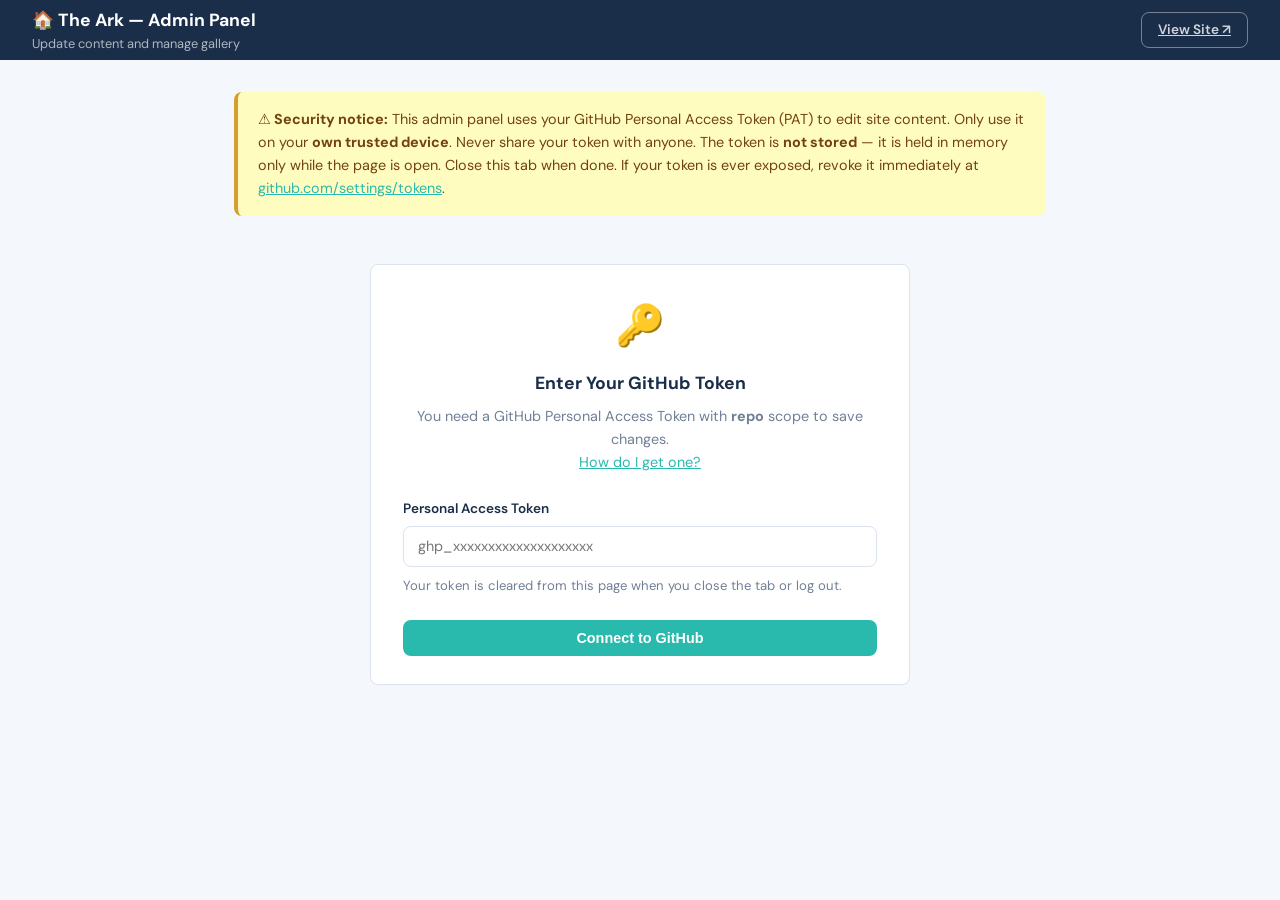
<file: admin.html>
<!DOCTYPE html>
<html lang="en">
<head>
  <meta charset="UTF-8">
  <meta name="viewport" content="width=device-width, initial-scale=1.0">
  <title>Admin — The Ark</title>
  <link rel="preconnect" href="https://fonts.googleapis.com">
  <link href="https://fonts.googleapis.com/css2?family=DM+Sans:wght@400;500;600;700&display=swap" rel="stylesheet">
  <style>
    /* ---- Admin Panel Styles ---- */
    :root {
      --navy:   #1a2e4a;
      --teal:   #2abaad;
      --white:  #ffffff;
      --light:  #f4f7fc;
      --border: #dde3ee;
      --muted:  #718096;
      --danger: #e53e3e;
      --success:#276749;
      --warn:   #744210;
      --warn-bg:#fefcbf;
      --r: 8px;
      --font: 'DM Sans', system-ui, sans-serif;
    }
    *, *::before, *::after { box-sizing: border-box; margin: 0; padding: 0; }
    body { font-family: var(--font); background: var(--light); color: #2d3748; line-height: 1.6; }
    a { color: var(--teal); }
    h1,h2,h3 { color: var(--navy); }

    /* Top Bar */
    .admin-header {
      background: var(--navy);
      color: #fff;
      padding: 0 2rem;
      display: flex;
      align-items: center;
      justify-content: space-between;
      height: 60px;
    }
    .admin-header-title { font-size: 1.1rem; font-weight: 700; }
    .admin-header-sub { font-size: 0.8rem; opacity: 0.65; }
    .header-actions { display: flex; gap: 0.75rem; align-items: center; }

    /* Layout */
    .admin-wrap { max-width: 860px; margin: 2rem auto; padding: 0 1.5rem 4rem; }

    /* Cards */
    .card {
      background: var(--white);
      border-radius: var(--r);
      border: 1px solid var(--border);
      padding: 1.75rem 2rem;
      margin-bottom: 1.5rem;
    }
    .card h2 { font-size: 1.1rem; margin-bottom: 1.25rem; }

    /* Forms */
    .form-group { margin-bottom: 1rem; }
    .form-group label { display: block; font-size: 0.85rem; font-weight: 600; margin-bottom: 0.35rem; color: var(--navy); }
    .form-group input, .form-group textarea, .form-group select {
      width: 100%;
      padding: 0.65rem 0.9rem;
      border: 1.5px solid var(--border);
      border-radius: var(--r);
      font-family: var(--font);
      font-size: 0.9rem;
    }
    .form-group input:focus, .form-group textarea:focus, .form-group select:focus {
      outline: none;
      border-color: var(--teal);
      box-shadow: 0 0 0 3px rgba(42,186,173,0.15);
    }
    .form-group textarea { min-height: 100px; resize: vertical; }
    .form-row { display: grid; grid-template-columns: 1fr 1fr; gap: 1rem; }

    /* Buttons */
    .btn {
      display: inline-block;
      padding: 0.65rem 1.5rem;
      border-radius: var(--r);
      font-weight: 600;
      font-size: 0.9rem;
      cursor: pointer;
      border: none;
      transition: all 0.2s;
    }
    .btn-primary { background: var(--teal); color: #fff; }
    .btn-primary:hover { background: #1e9589; }
    .btn-danger  { background: var(--danger); color: #fff; font-size: 0.8rem; padding: 0.4rem 0.9rem; }
    .btn-danger:hover { background: #c53030; }
    .btn-ghost   { background: transparent; color: rgba(255,255,255,0.8); border: 1.5px solid rgba(255,255,255,0.4); font-size: 0.85rem; padding: 0.4rem 1rem; }
    .btn-ghost:hover { background: rgba(255,255,255,0.1); color: #fff; }

    /* Warning boxes */
    .alert {
      border-radius: var(--r);
      padding: 1rem 1.25rem;
      margin-bottom: 1.25rem;
      font-size: 0.9rem;
    }
    .alert-warn { background: var(--warn-bg); color: var(--warn); border-left: 4px solid #d69e2e; }
    .alert-info { background: #ebf8ff; color: #2b6cb0; border-left: 4px solid #3182ce; }

    /* Status messages */
    .status-msg { padding: 0.7rem 1rem; border-radius: var(--r); font-size: 0.9rem; margin-top: 0.75rem; }
    .status-success { background: #e6f9f7; color: var(--success); }
    .status-error   { background: #fff5f5; color: var(--danger); }
    .status-info    { background: #ebf8ff; color: #2b6cb0; }

    /* Token gate */
    #token-section { max-width: 540px; margin: 3rem auto; }
    .token-icon { font-size: 2.5rem; text-align: center; margin-bottom: 0.75rem; }
    .token-hint { font-size: 0.82rem; color: var(--muted); margin-top: 0.5rem; }

    /* Tabs */
    .tabs { display: flex; gap: 0.5rem; margin-bottom: 1.5rem; }
    .tab-btn {
      padding: 0.5rem 1.25rem;
      border-radius: var(--r);
      border: 1.5px solid var(--border);
      background: var(--white);
      cursor: pointer;
      font-size: 0.9rem;
      font-weight: 500;
      color: var(--muted);
      transition: all 0.2s;
    }
    .tab-btn.active { background: var(--navy); color: #fff; border-color: var(--navy); }

    /* Drop zone */
    #drop-zone {
      border: 2px dashed var(--border);
      border-radius: var(--r);
      padding: 2.5rem 1.5rem;
      text-align: center;
      cursor: pointer;
      color: var(--muted);
      transition: all 0.2s;
    }
    #drop-zone:hover, #drop-zone.drag-over {
      border-color: var(--teal);
      background: #f0fdfb;
      color: var(--teal);
    }
    #drop-zone .drop-icon { font-size: 2.5rem; display: block; margin-bottom: 0.5rem; }

    /* Gallery admin list */
    #gallery-list { margin-top: 1rem; }
    .gallery-admin-item {
      display: flex;
      align-items: center;
      gap: 1rem;
      padding: 0.75rem 0;
      border-bottom: 1px solid var(--border);
    }
    .gallery-admin-item img {
      width: 64px; height: 48px;
      object-fit: cover;
      border-radius: 4px;
      background: var(--light);
    }
    .gallery-item-info { flex: 1; }
    .gallery-item-info strong { display: block; font-size: 0.9rem; }
    .badge {
      display: inline-block;
      background: var(--light);
      color: var(--muted);
      font-size: 0.72rem;
      padding: 0.15rem 0.5rem;
      border-radius: 20px;
      margin-top: 0.2rem;
    }
    .btn-delete {
      background: none;
      border: 1.5px solid var(--border);
      border-radius: 50%;
      width: 30px; height: 30px;
      cursor: pointer;
      font-size: 0.85rem;
      color: var(--danger);
      flex-shrink: 0;
      transition: all 0.2s;
    }
    .btn-delete:hover { background: var(--danger); color: #fff; border-color: var(--danger); }

    .hidden { display: none; }
    .muted-text { color: var(--muted); font-size: 0.9rem; }
    section-divider { border: none; border-top: 1px solid var(--border); margin: 1.5rem 0; }

    @media (max-width: 600px) {
      .form-row { grid-template-columns: 1fr; }
      .admin-wrap { padding: 0 1rem 3rem; }
    }
  </style>
</head>
<body>

<!-- ============================================================
     ADMIN HEADER
============================================================ -->
<header class="admin-header" role="banner">
  <div>
    <div class="admin-header-title">🏠 The Ark — Admin Panel</div>
    <div class="admin-header-sub">Update content and manage gallery</div>
  </div>
  <div class="header-actions" id="header-actions">
    <a href="index.html" class="btn btn-ghost" target="_blank">View Site ↗</a>
    <button id="logout-btn" class="btn btn-ghost hidden">Log Out</button>
  </div>
</header>

<div class="admin-wrap">

  <!-- ============================================================
       SECURITY WARNING — Always shown at top
  ============================================================ -->
  <div class="alert alert-warn" role="alert">
    <strong>⚠️ Security notice:</strong>
    This admin panel uses your GitHub Personal Access Token (PAT) to edit site content.
    Only use it on your <strong>own trusted device</strong>. Never share your token with anyone.
    The token is <strong>not stored</strong> — it is held in memory only while the page is open.
    Close this tab when done. If your token is ever exposed, revoke it immediately at
    <a href="https://github.com/settings/tokens" target="_blank" rel="noopener">github.com/settings/tokens</a>.
  </div>

  <!-- ============================================================
       TOKEN GATE — Shown before login
  ============================================================ -->
  <div id="token-section" class="card">
    <div class="token-icon">🔑</div>
    <h2 style="text-align:center; margin-bottom:0.5rem;">Enter Your GitHub Token</h2>
    <p style="text-align:center; color:var(--muted); font-size:0.9rem; margin-bottom:1.5rem;">
      You need a GitHub Personal Access Token with <strong>repo</strong> scope to save changes.
      <br><a href="#token-help" onclick="document.getElementById('token-help').classList.toggle('hidden')">How do I get one?</a>
    </p>

    <div id="token-help" class="alert alert-info hidden">
      <strong>How to create a GitHub Personal Access Token:</strong>
      <ol style="margin: 0.75rem 0 0 1.25rem; font-size:0.88rem; line-height:1.8;">
        <li>Go to <a href="https://github.com/settings/tokens/new" target="_blank" rel="noopener">github.com/settings/tokens/new</a></li>
        <li>Give it a name, e.g. <em>the-ark-admin</em></li>
        <li>Set an expiration (e.g. 90 days)</li>
        <li>Under <strong>Scopes</strong>, tick <strong>repo</strong> (full control of private repositories)</li>
        <li>Click <strong>Generate token</strong> and copy it</li>
        <li>Paste it in the box below — you will not see it again</li>
      </ol>
      <p style="margin-top:0.75rem; font-size:0.85rem;">
        ⚠️ Store your token securely (e.g. in a password manager). If you lose it, generate a new one.
      </p>
    </div>

    <form id="token-form">
      <div class="form-group">
        <label for="pat-input">Personal Access Token</label>
        <input type="password" id="pat-input" placeholder="ghp_xxxxxxxxxxxxxxxxxxxx"
               autocomplete="off" spellcheck="false" required>
        <div class="token-hint">Your token is cleared from this page when you close the tab or log out.</div>
      </div>
      <div id="token-status" class="status-msg" style="display:none"></div>
      <button type="submit" class="btn btn-primary" style="width:100%; margin-top:0.5rem;">Connect to GitHub</button>
    </form>
  </div>

  <!-- ============================================================
       ADMIN PANEL — Shown after successful auth
  ============================================================ -->
  <div id="admin-panel" class="hidden">

    <!-- Tabs -->
    <div class="tabs" role="tablist">
      <button class="tab-btn active" data-tab="content" role="tab" aria-selected="true">✏️ Edit Content</button>
      <button class="tab-btn" data-tab="gallery" role="tab" aria-selected="false">🖼️ Manage Gallery</button>
    </div>

    <!-- ---- TAB: Content Editor ---- -->
    <div id="tab-content" class="tab-panel">

      <form id="content-form">

        <!-- Site Info -->
        <div class="card">
          <h2>Site & Contact Info</h2>
          <div class="form-row">
            <div class="form-group">
              <label for="edit-title">Site Title</label>
              <input type="text" id="edit-title" placeholder="The Ark Cleaning Co.">
            </div>
            <div class="form-group">
              <label for="edit-phone">Phone / WhatsApp Number</label>
              <input type="tel" id="edit-phone" placeholder="+254 700 000 000">
            </div>
          </div>
          <div class="form-row">
            <div class="form-group">
              <label for="edit-email">Email Address</label>
              <input type="email" id="edit-email" placeholder="hello@thearkcleans.com">
            </div>
            <div class="form-group">
              <label for="edit-address">Physical Address</label>
              <input type="text" id="edit-address" placeholder="Karuri, Kiambu County, Kenya">
            </div>
          </div>
          <div class="form-group">
            <label for="edit-formspree">Formspree Form URL</label>
            <input type="url" id="edit-formspree" placeholder="https://formspree.io/f/YOUR_FORM_ID">
          </div>
        </div>

        <!-- Social Links -->
        <div class="card">
          <h2>Social Media Links</h2>
          <div class="form-row">
            <div class="form-group">
              <label for="edit-facebook">Facebook URL</label>
              <input type="url" id="edit-facebook" placeholder="https://facebook.com/yourpage">
            </div>
            <div class="form-group">
              <label for="edit-instagram">Instagram URL</label>
              <input type="url" id="edit-instagram" placeholder="https://instagram.com/yourhandle">
            </div>
          </div>
          <div class="form-group">
            <label for="edit-whatsapp">WhatsApp Link</label>
            <input type="url" id="edit-whatsapp" placeholder="https://wa.me/254700000000">
          </div>
        </div>

        <!-- Hero -->
        <div class="card">
          <h2>Hero Section</h2>
          <div class="form-group">
            <label for="edit-hero-heading">Main Heading</label>
            <input type="text" id="edit-hero-heading" placeholder="A Clean Space Is a Happy Space">
          </div>
          <div class="form-group">
            <label for="edit-hero-sub">Subheading / Tagline</label>
            <input type="text" id="edit-hero-sub" placeholder="The Ark delivers spotless results every time…">
          </div>
          <div class="form-group">
            <label for="edit-hero-cta">Call-to-Action Button Text</label>
            <input type="text" id="edit-hero-cta" placeholder="Get a Free Quote">
          </div>
        </div>

        <!-- About -->
        <div class="card">
          <h2>About Section</h2>
          <div class="form-group">
            <label for="edit-about-heading">About Heading</label>
            <input type="text" id="edit-about-heading" placeholder="About The Ark">
          </div>
          <div class="form-group">
            <label for="edit-about-body">About Body Text</label>
            <textarea id="edit-about-body" placeholder="Tell your story here…"></textarea>
          </div>
          <p class="muted-text" style="font-size:0.8rem;">
            To edit the bullet highlights, pricing, testimonials, or services,
            edit <code>data/content.json</code> directly in GitHub.
          </p>
        </div>

        <div id="content-status" class="status-msg" style="display:none"></div>
        <button type="submit" class="btn btn-primary">💾 Save & Publish Changes</button>
      </form>

    </div><!-- /tab-content -->

    <!-- ---- TAB: Gallery Manager ---- -->
    <div id="tab-gallery" class="tab-panel hidden">

      <div class="card">
        <h2>Upload New Photos</h2>

        <div class="alert alert-info">
          Photos are resized to max 1200px wide (JPEG, quality 85%) before upload to save storage space.
          Supported formats: JPG, PNG, WebP, GIF.
        </div>

        <div class="form-row" style="margin-bottom:1rem;">
          <div class="form-group">
            <label for="img-alt">Image Caption / Description *</label>
            <input type="text" id="img-alt" placeholder="Sparkling clean kitchen after deep clean">
          </div>
          <div class="form-group">
            <label for="img-category">Category</label>
            <select id="img-category">
              <option value="residential">Residential</option>
              <option value="office">Office</option>
              <option value="deep">Deep Clean</option>
              <option value="carpet">Carpet</option>
              <option value="windows">Windows</option>
              <option value="other">Other</option>
            </select>
          </div>
        </div>

        <div id="drop-zone" tabindex="0" role="button" aria-label="Upload images — drag and drop or click to browse">
          <span class="drop-icon">📷</span>
          <strong>Drag & drop images here</strong>
          <br>
          <span style="font-size:0.85rem;">or click to browse files (select multiple)</span>
        </div>
        <input type="file" id="image-input" accept="image/*" multiple style="display:none">

        <div id="gallery-status" class="status-msg" style="display:none; margin-top:0.75rem;"></div>
      </div>

      <div class="card">
        <h2>Current Gallery Images</h2>
        <p class="muted-text" style="font-size:0.85rem; margin-bottom:0.75rem;">
          Remove entries from the gallery (files are not deleted from the repo).
        </p>
        <div id="gallery-list">
          <p class="muted-text">Loading gallery…</p>
        </div>
      </div>

    </div><!-- /tab-gallery -->

  </div><!-- /admin-panel -->

</div><!-- /admin-wrap -->

<script src="js/admin.js"></script>

<!-- Show logout button after login -->
<script>
  // Make logout button visible once admin panel is shown
  const observer = new MutationObserver(() => {
    const panel = document.getElementById('admin-panel');
    const btn   = document.getElementById('logout-btn');
    if (panel && btn) btn.classList.toggle('hidden', panel.classList.contains('hidden'));
  });
  observer.observe(document.getElementById('admin-panel'), { attributes: true, attributeFilter: ['class'] });

  // Show status messages
  const origShow = window.showStatus;
  function showStatus(id, msg, type) {
    const el = document.getElementById(id);
    if (!el) return;
    el.textContent = msg;
    el.className = `status-msg status-${type}`;
    el.style.display = 'block';
  }
</script>

</body>
</html>
</file>
